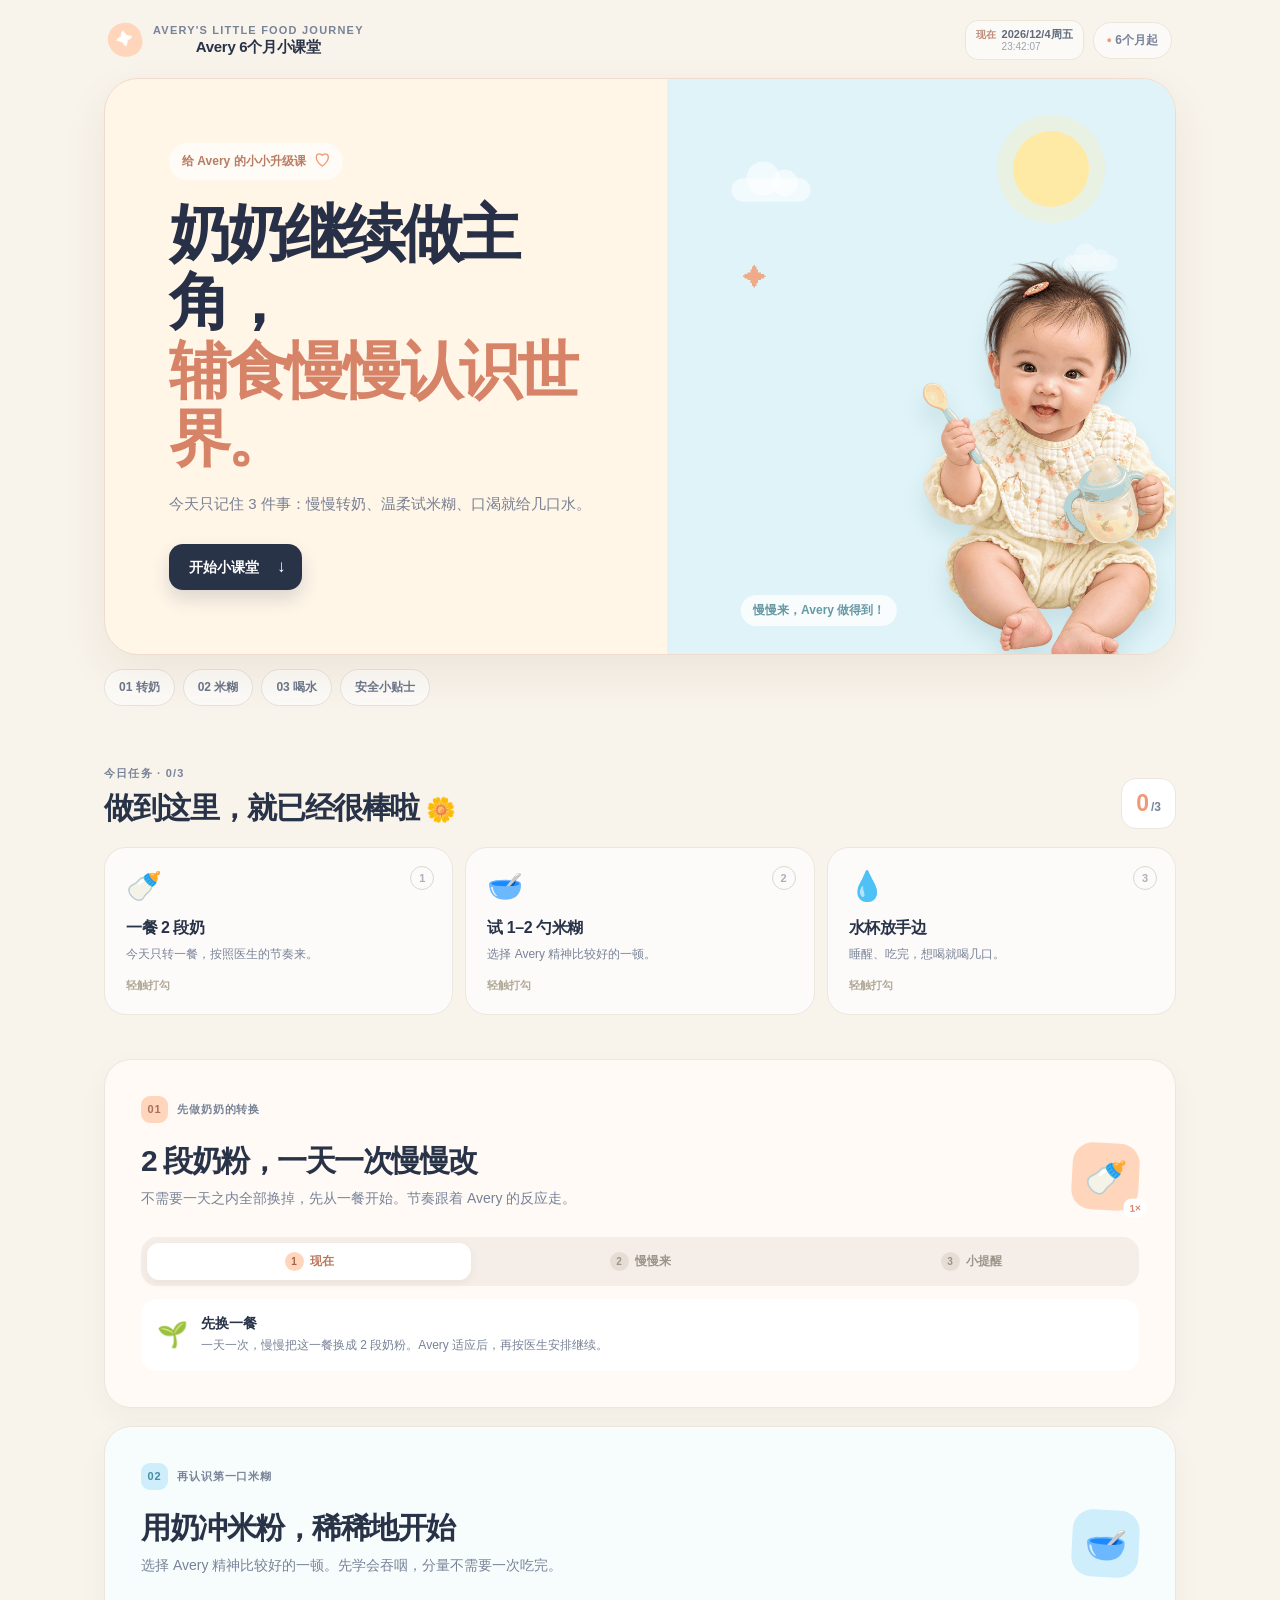
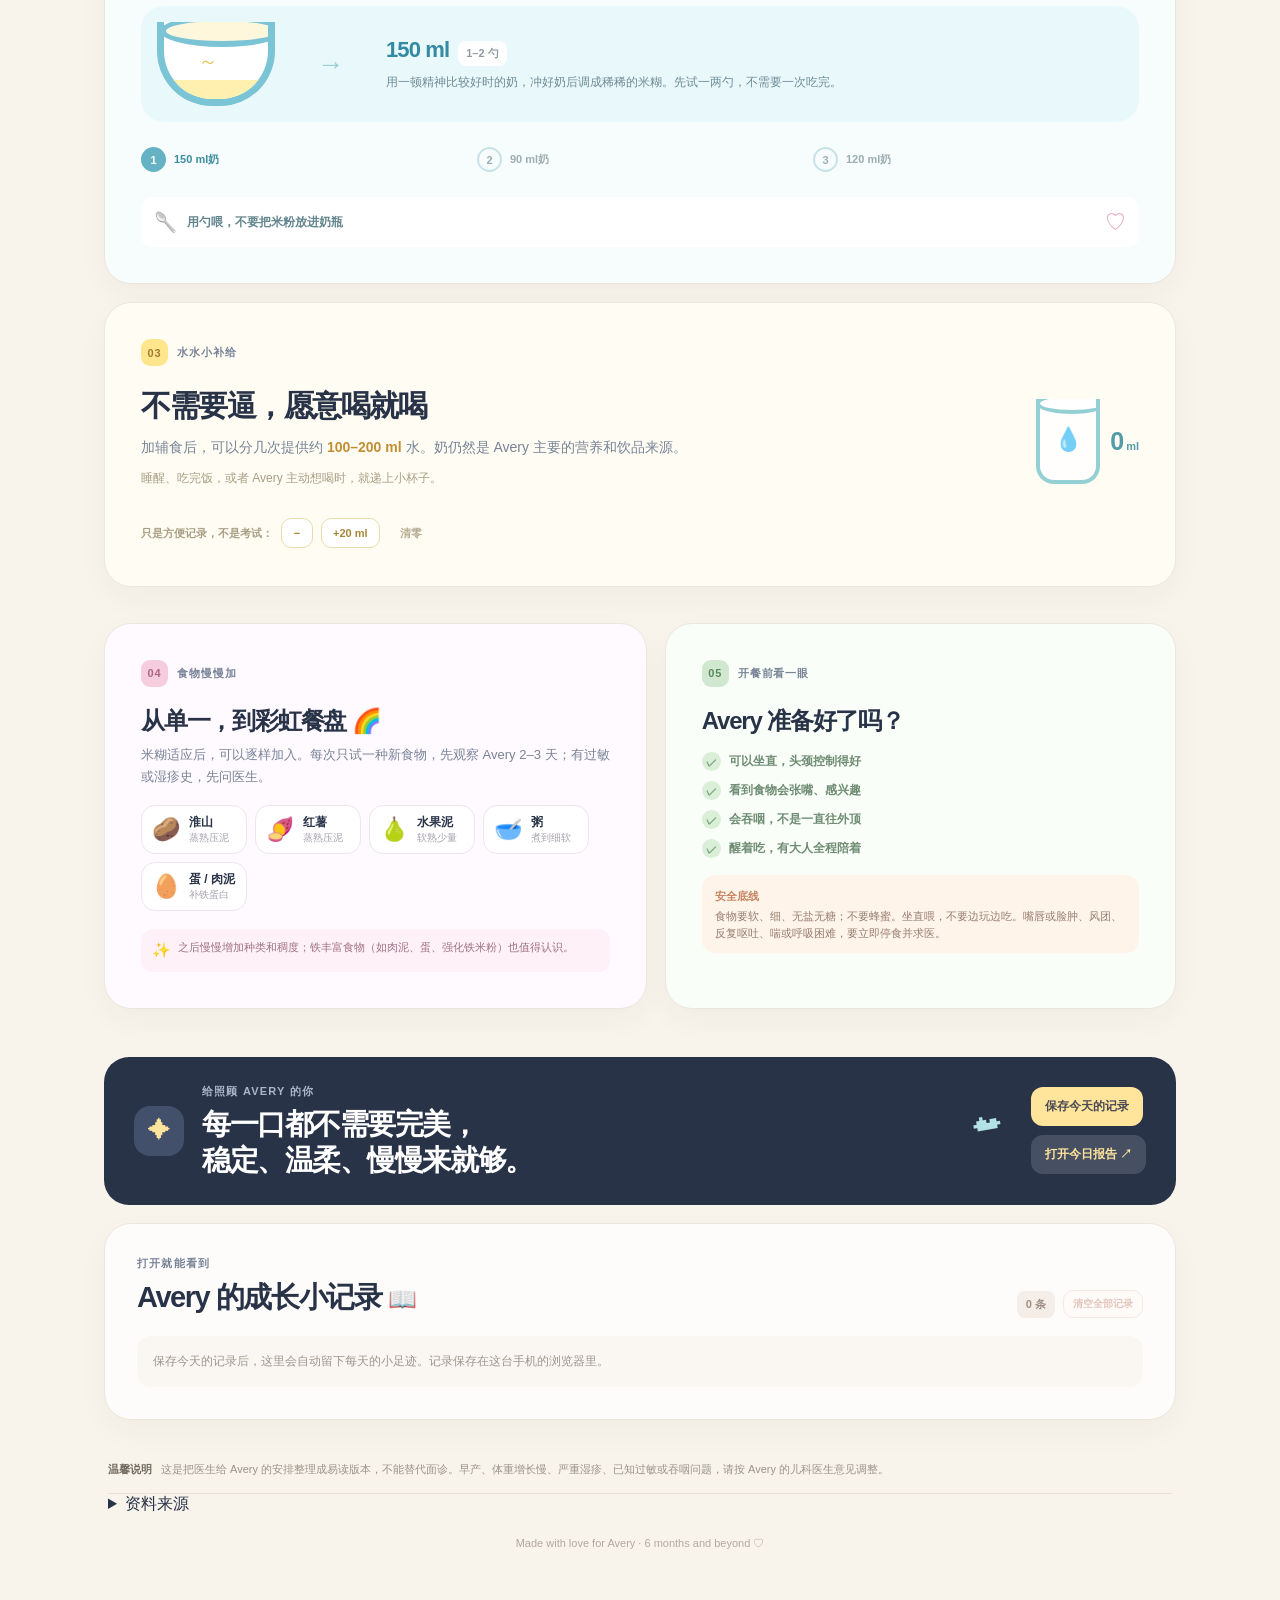
<file: index.html>
<!doctype html>
<html lang="zh-CN">
  <head>
    <meta charset="UTF-8" />
    <meta name="viewport" content="width=device-width, initial-scale=1, viewport-fit=cover" />
    <meta name="theme-color" content="#f8f3eb" />
    <meta name="description" content="Avery 6个月开始添加辅食的小课堂" />
    <title>Avery 6个月小课堂</title>
    <link rel="icon" href="./avery-baby.png" />
    <link rel="stylesheet" href="./style.css" />
    <style>
      .shared-note { display:none; margin: 0 0 16px; padding: 13px 15px; border-radius: 15px; background:#e9f8fb; color:#4e8d9b; font-size:12px; line-height:1.6; }
      .shared-note.show { display:block; }
      .record-link { color:#ffe49b; font-size:10px; line-height:1.45; word-break:break-all; }
    </style>
  </head>
  <body>
    <main class="site-shell">
      <div class="topbar">
        <div class="brand-lockup"><div class="brand-mark" aria-hidden="true">✦</div><div><p class="eyebrow">Avery's little food journey</p><p class="brand-name">Avery 6个月小课堂</p></div></div>
        <div class="topbar-tools"><div class="live-clock" aria-live="polite"><span>现在</span><strong id="live-date">正在读取日期</strong><small id="live-time">--:--:--</small></div><div class="month-pill"><span>●</span> 6个月起</div></div>
      </div>

      <div id="shared-note" class="shared-note"></div>

      <section class="hero-card" aria-labelledby="hero-title">
        <div class="hero-copy"><div class="hello-tag">给 Avery 的小小升级课 <span>♡</span></div><h1 id="hero-title">奶奶继续做主角，<br /><em>辅食慢慢认识世界。</em></h1><p class="hero-subtitle">今天只记住 3 件事：慢慢转奶、温柔试米糊、口渴就给几口水。</p><button class="primary-button" type="button" data-scroll="today">开始小课堂 <span aria-hidden="true">↓</span></button></div>
        <div class="hero-art" aria-label="抱着训练杯和小勺的可爱 Avery 图片" role="img"><div class="sun-dot"></div><div class="cloud cloud-one"></div><div class="cloud cloud-two"></div><div class="floating-spark spark-one">✦</div><div class="floating-spark spark-two">✧</div><img class="avery-baby" src="./avery-baby.png" width="1024" height="1536" alt="可爱的 Avery 图片" /><div class="art-caption">慢慢来，Avery 做得到！</div></div>
      </section>

      <nav class="quick-nav" aria-label="页面内容导航"><button type="button" data-scroll="milk">01 转奶</button><button type="button" data-scroll="rice">02 米糊</button><button type="button" data-scroll="water">03 喝水</button><button type="button" data-scroll="safety">安全小贴士</button></nav>

      <section class="today-section" id="today" aria-labelledby="today-title"><div class="section-heading"><div><p class="section-kicker">今日任务 · <span id="done-count">0</span>/3</p><h2 id="today-title">做到这里，就已经很棒啦 <span>🌼</span></h2></div><div class="progress-bubble" aria-label="今日完成进度"><strong id="done-count-big">0</strong><span>/3</span></div></div><div class="today-grid">
        <button class="task-card" type="button" data-task="0"><span class="task-check">1</span><span class="task-emoji" aria-hidden="true">🍼</span><span class="task-title">一餐 2 段奶</span><span class="task-text">今天只转一餐，按照医生的节奏来。</span><span class="task-action">轻触打勾</span></button>
        <button class="task-card" type="button" data-task="1"><span class="task-check">2</span><span class="task-emoji" aria-hidden="true">🥣</span><span class="task-title">试 1–2 勺米糊</span><span class="task-text">选择 Avery 精神比较好的一顿。</span><span class="task-action">轻触打勾</span></button>
        <button class="task-card" type="button" data-task="2"><span class="task-check">3</span><span class="task-emoji" aria-hidden="true">💧</span><span class="task-title">水杯放手边</span><span class="task-text">睡醒、吃完，想喝就喝几口。</span><span class="task-action">轻触打勾</span></button>
      </div></section>

      <section class="lesson-card milk-card" id="milk"><div class="lesson-label"><span class="number-badge">01</span>先做奶奶的转换</div><div class="lesson-intro"><div><h2>2 段奶粉，一天一次慢慢改</h2><p>不需要一天之内全部换掉，先从一餐开始。节奏跟着 Avery 的反应走。</p></div><div class="milk-cup" aria-hidden="true">🍼<span>1×</span></div></div><div class="step-tabs" role="tablist"><button type="button" class="active" data-milk="0"><span>1</span>现在</button><button type="button" data-milk="1"><span>2</span>慢慢来</button><button type="button" data-milk="2"><span>3</span>小提醒</button></div><div class="step-detail" role="tabpanel"><span class="detail-sticker" id="milk-sticker">🌱</span><div><strong id="milk-title">先换一餐</strong><p id="milk-copy">一天一次，慢慢把这一餐换成 2 段奶粉。Avery 适应后，再按医生安排继续。</p></div></div></section>

      <section class="lesson-card rice-card" id="rice"><div class="lesson-label"><span class="number-badge blue">02</span>再认识第一口米糊</div><div class="lesson-intro"><div><h2>用奶冲米粉，稀稀地开始</h2><p>选择 Avery 精神比较好的一顿。先学会吞咽，分量不需要一次吃完。</p></div><div class="bowl-icon" aria-hidden="true">🥣</div></div><div class="mix-animation" aria-live="polite"><div class="rice-bowl rice-level-0"><div class="rice-fill"></div><div class="rice-swish">～</div></div><div class="mix-arrow" aria-hidden="true">→</div><div class="mix-copy"><span class="mix-amount" id="mix-amount">150 ml</span><span class="mix-spoon" id="mix-spoon">1–2 勺</span><p id="mix-copy">用一顿精神比较好时的奶，冲好奶后调成稀稀的米糊。先试一两勺，不需要一次吃完。</p></div></div><div class="mix-dots" aria-label="米糊三个阶段"><button type="button" class="active" data-mix="0"><span>1</span><small>150 ml奶</small></button><button type="button" data-mix="1"><span>2</span><small>90 ml奶</small></button><button type="button" data-mix="2"><span>3</span><small>120 ml奶</small></button></div><div class="tip-strip"><span>🥄</span><strong>用勺喂，不要把米粉放进奶瓶</strong><span class="tip-heart">♡</span></div></section>

      <section class="lesson-card water-card" id="water"><div class="lesson-label"><span class="number-badge yellow">03</span>水水小补给</div><div class="water-layout"><div><h2>不需要逼，愿意喝就喝</h2><p>加辅食后，可以分几次提供约 <strong>100–200 ml</strong> 水。奶仍然是 Avery 主要的营养和饮品来源。</p><p class="soft-note">睡醒、吃完饭，或者 Avery 主动想喝时，就递上小杯子。</p></div><div class="water-visual" aria-label="今天记录的水量"><div class="water-cup"><div id="water-fill" class="water-fill" style="height:0%"></div><span>💧</span></div><strong><span id="water-number">0</span><small>ml</small></strong></div></div><div class="water-controls"><span>只是方便记录，不是考试：</span><button type="button" id="water-minus" aria-label="减少20毫升">−</button><button type="button" id="water-plus">+20 ml</button><button class="clear-water" type="button" id="water-clear">清零</button></div></section>

      <section class="two-column"><div class="lesson-card food-card"><div class="lesson-label"><span class="number-badge pink">04</span>食物慢慢加</div><h2>从单一，到彩虹餐盘 🌈</h2><p>米糊适应后，可以逐样加入。每次只试一种新食物，先观察 Avery 2–3 天；有过敏或湿疹史，先问医生。</p><div class="food-chips"><div class="food-chip"><span>🥔</span><strong>淮山</strong><small>蒸熟压泥</small></div><div class="food-chip"><span>🍠</span><strong>红薯</strong><small>蒸熟压泥</small></div><div class="food-chip"><span>🍐</span><strong>水果泥</strong><small>软熟少量</small></div><div class="food-chip"><span>🥣</span><strong>粥</strong><small>煮到细软</small></div><div class="food-chip"><span>🥚</span><strong>蛋 / 肉泥</strong><small>补铁蛋白</small></div></div><div class="food-callout"><span>✨</span>之后慢慢增加种类和稠度；铁丰富食物（如肉泥、蛋、强化铁米粉）也值得认识。</div></div><div class="lesson-card ready-card" id="safety"><div class="lesson-label"><span class="number-badge green">05</span>开餐前看一眼</div><h2>Avery 准备好了吗？</h2><div class="ready-list"><div><span>✓</span>可以坐直，头颈控制得好</div><div><span>✓</span>看到食物会张嘴、感兴趣</div><div><span>✓</span>会吞咽，不是一直往外顶</div><div><span>✓</span>醒着吃，有大人全程陪着</div></div><div class="danger-note"><strong>安全底线</strong><p>食物要软、细、无盐无糖；不要蜂蜜。坐直喂，不要边玩边吃。嘴唇或脸肿、风团、反复呕吐、喘或呼吸困难，要立即停食并求医。</p></div></div></section>

      <section class="closing-card"><div class="closing-star">✦</div><div class="closing-copy"><p class="section-kicker">给照顾 Avery 的你</p><h2>每一口都不需要完美，<br />稳定、温柔、慢慢来就够。</h2></div><div class="mini-cloud">☁︎</div><div class="record-panel"><button class="record-button" type="button" id="save-record">保存今天的记录</button><div id="record-result" class="record-link" aria-live="polite"></div><a class="report-button" id="report-button" href="#" target="_blank" rel="noreferrer" hidden>打开今日报告 ↗</a><button class="sms-button" type="button" id="sms-button" hidden>发给爸妈 💌</button></div></section>

      <section class="history-card" id="history"><div class="history-heading"><div><p class="section-kicker">打开就能看到</p><h2> Avery 的成长小记录 <span>📖</span></h2></div><div class="history-tools"><span class="history-count"><span id="history-count">0</span> 条</span><button class="clear-records" id="clear-records" type="button">清空全部记录</button></div></div><div id="history-list"><p class="empty-history">保存今天的记录后，这里会自动留下每天的小足迹。记录保存在这台手机的浏览器里。</p></div></section>

      <footer class="site-footer"><div class="medical-note"><strong>温馨说明</strong><span>这是把医生给 Avery 的安排整理成易读版本，不能替代面诊。早产、体重增长慢、严重湿疹、已知过敏或吞咽问题，请按 Avery 的儿科医生意见调整。</span></div><details><summary>资料来源</summary><div class="sources-list"><a href="https://www.who.int/publications/i/item/9789240081864" target="_blank" rel="noreferrer">WHO｜6–23个月辅食指南 ↗</a><a href="https://www.cdc.gov/infant-toddler-nutrition/foods-and-drinks/when-what-and-how-to-introduce-solid-foods.html" target="_blank" rel="noreferrer">CDC｜6个月开始如何添加辅食 ↗</a><a href="https://www.healthychildren.org/English/ages-stages/baby/feeding-nutrition/Pages/Starting-Solid-Foods.aspx" target="_blank" rel="noreferrer">AAP｜开始固体食物与过敏食物 ↗</a><a href="https://www.nhs.uk/baby/weaning-and-feeding/babys-first-solid-foods/" target="_blank" rel="noreferrer">NHS｜宝宝的第一批辅食 ↗</a><small>权威资料对“新食物间隔”常见建议为 3–5 天；页面保留医生说的 2–3 天节奏，具体以 Avery 的医生建议为准。</small></div></details><p class="footer-line">Made with love for Avery · 6 months and beyond ♡</p></footer>
    </main>
    <script src="./app.js?v=20260901-3"></script>
  </body>
</html>
</file>
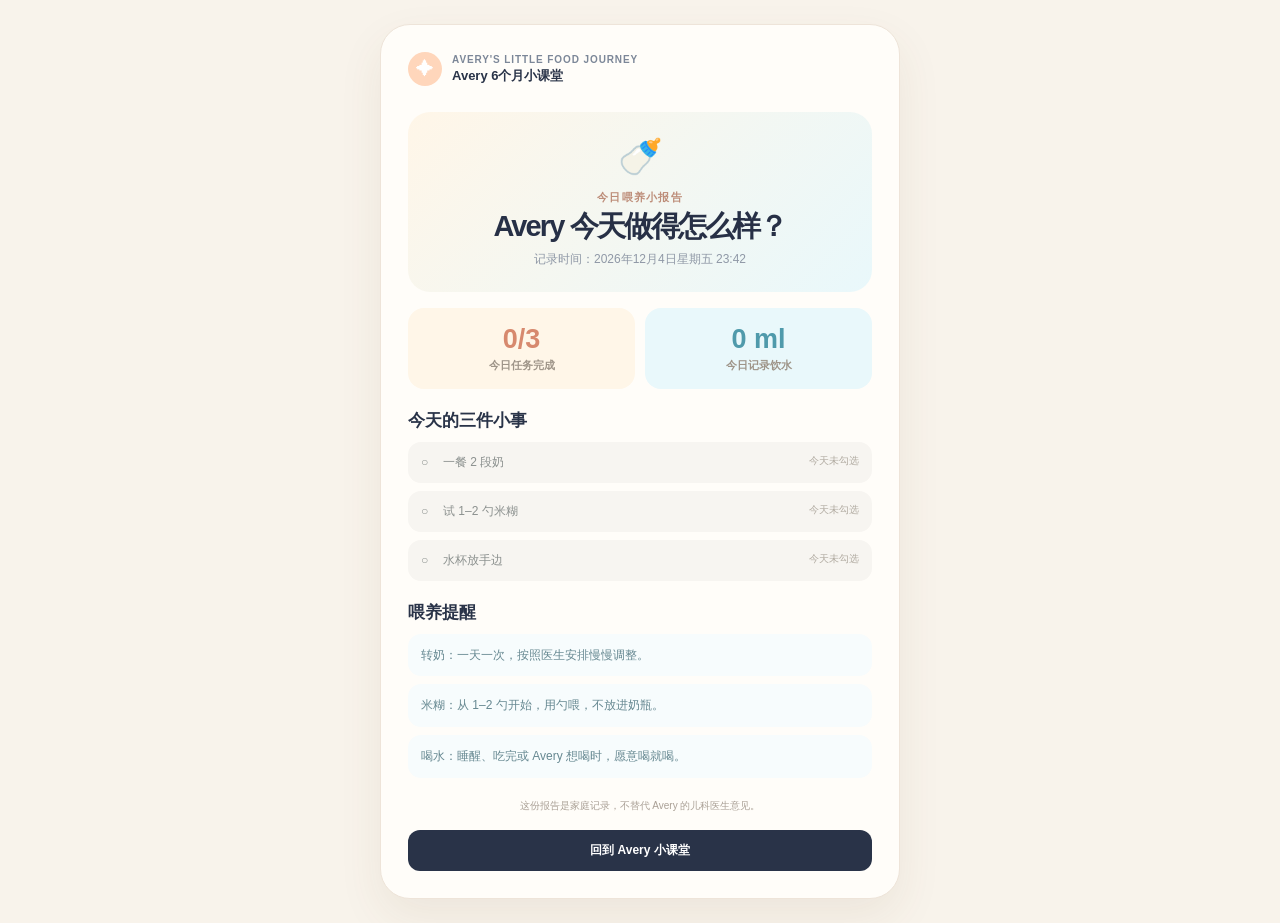
<file: report.html>
<!doctype html>
<html lang="zh-CN">
  <head>
    <meta charset="UTF-8" />
    <meta name="viewport" content="width=device-width, initial-scale=1, viewport-fit=cover" />
    <meta name="theme-color" content="#f8f3eb" />
    <title>Avery 今日喂养报告</title>
    <link rel="icon" href="./avery-baby.png" />
    <link rel="stylesheet" href="./style.css" />
  </head>
  <body>
    <main class="report-page">
      <article class="report-card">
        <div class="report-brand"><span>✦</span><div><strong>AVERY'S LITTLE FOOD JOURNEY</strong><small>Avery 6个月小课堂</small></div></div>
        <div class="report-hero"><span class="report-emoji">🍼</span><p class="section-kicker">今日喂养小报告</p><h1>Avery 今天做得怎么样？</h1><p id="report-date" class="report-date">正在读取记录时间…</p></div>
        <section class="report-summary"><div><strong id="report-done">0/3</strong><span>今日任务完成</span></div><div><strong id="report-water">0 ml</strong><span>今日记录饮水</span></div></section>
        <section class="report-section"><h2>今天的三件小事</h2><div id="report-tasks" class="report-tasks"></div></section>
        <section class="report-section"><h2>喂养提醒</h2><div class="report-tips"><p>转奶：一天一次，按照医生安排慢慢调整。</p><p>米糊：从 1–2 勺开始，用勺喂，不放进奶瓶。</p><p>喝水：睡醒、吃完或 Avery 想喝时，愿意喝就喝。</p></div></section>
        <div class="report-note">这份报告是家庭记录，不替代 Avery 的儿科医生意见。</div>
        <a class="report-home" href="./">回到 Avery 小课堂</a>
      </article>
    </main>
    <script>
      (() => {
        const params = new URLSearchParams(location.search);
        let item;
        try { item = JSON.parse(params.get('data') || params.get('report') || '{}'); } catch { item = {}; }
        const tasks = ['一餐 2 段奶', '试 1–2 勺米糊', '水杯放手边'];
        const done = Array.isArray(item.completedTasks) ? item.completedTasks : [false, false, false];
        const created = item.createdAt ? new Date(item.createdAt) : new Date();
        const date = new Intl.DateTimeFormat('zh-CN', { year: 'numeric', month: 'numeric', day: 'numeric', weekday: 'long', hour: '2-digit', minute: '2-digit' }).format(created);
        document.querySelector('#report-date').textContent = `记录时间：${date}`;
        document.querySelector('#report-done').textContent = `${done.filter(Boolean).length}/3`;
        document.querySelector('#report-water').textContent = `${Number(item.waterMl || 0)} ml`;
        document.querySelector('#report-tasks').innerHTML = tasks.map((task, index) => `<div class="${done[index] ? 'done' : ''}"><span>${done[index] ? '✓' : '○'}</span>${task}<small>${done[index] ? '已完成' : '今天未勾选'}</small></div>`).join('');
      })();
    </script>
  </body>
</html>
</file>
<file: style.css>
:root {
  --ink: #293348;
  --muted: #788397;
  --paper: #fffdf9;
  --cream: #fff6e8;
  --peach: #ffd6bb;
  --peach-dark: #f09976;
  --blue: #cdeefa;
  --yellow: #ffe68d;
  --pink: #f6cddd;
  --green: #cfe8cf;
  --line: #ebe7df;
}

* { box-sizing: border-box; }
html { scroll-behavior: smooth; }
body { margin: 0; background: #f8f3eb; color: var(--ink); font-family: "Avenir Next", "PingFang SC", "Hiragino Sans GB", "Microsoft YaHei", sans-serif; -webkit-font-smoothing: antialiased; }
button, a { font: inherit; }
button { cursor: pointer; }

.site-shell { width: min(100%, 1120px); margin: 0 auto; padding: 20px 24px 56px; }
.topbar { display: flex; align-items: center; justify-content: space-between; margin: 0 auto 18px; padding: 0 4px; }
.brand-lockup { display: flex; align-items: center; gap: 11px; }
.brand-lockup > div { text-align: center; }
.topbar-tools { display: flex; align-items: center; gap: 9px; }
.live-clock { display: grid; grid-template-columns: auto auto; column-gap: 6px; align-items: baseline; padding: 7px 10px; border: 1px solid #eee5d9; border-radius: 13px; background: rgba(255,255,255,.58); color: var(--muted); line-height: 1.15; }
.live-clock span { grid-row: 1 / 3; color: #bd8d79; font-size: 10px; font-weight: 900; }
.live-clock strong { color: #5f6b7d; font-size: 11px; font-weight: 900; }
.live-clock small { color: #9aa3af; font-size: 10px; font-variant-numeric: tabular-nums; }
.brand-mark { display: grid; place-items: center; width: 34px; height: 34px; border-radius: 50% 50% 45% 55%; background: var(--peach); color: #fff; font-size: 17px; transform: rotate(-13deg); }
.eyebrow, .section-kicker { margin: 0; color: var(--muted); font-size: 11px; font-weight: 800; letter-spacing: .11em; text-transform: uppercase; }
.brand-name { margin: 2px 0 0; font-size: 15px; font-weight: 800; letter-spacing: -.02em; }
.month-pill { padding: 9px 13px; border: 1px solid #eee5d9; border-radius: 99px; background: rgba(255,255,255,.65); color: var(--muted); font-size: 12px; font-weight: 700; }
.month-pill span { color: var(--peach-dark); font-size: 9px; vertical-align: 1px; }

.hero-card { position: relative; display: grid; grid-template-columns: 1.05fr .95fr; min-height: 410px; overflow: hidden; border: 1px solid #f0dccd; border-radius: 34px; background: var(--cream); box-shadow: 0 18px 45px rgba(104,76,44,.08); }
.hero-copy { position: relative; z-index: 2; padding: clamp(32px, 5vw, 70px); }
.hello-tag { display: inline-flex; align-items: center; gap: 8px; margin-bottom: 20px; padding: 8px 13px; border-radius: 99px; background: rgba(255,255,255,.63); color: #ba7b63; font-size: 12px; font-weight: 800; }
.hello-tag span { color: var(--peach-dark); font-size: 16px; }
h1, h2, p { margin-top: 0; }
h1 { max-width: 560px; margin-bottom: 18px; color: #273046; font-size: clamp(35px, 5vw, 62px); line-height: 1.1; letter-spacing: -.065em; }
h1 em { color: #d78367; font-style: normal; }
.hero-subtitle { max-width: 450px; margin-bottom: 27px; color: #798092; font-size: 15px; line-height: 1.75; }
.primary-button { border: 0; border-radius: 14px; background: #293348; color: white; padding: 13px 17px 13px 20px; font-size: 14px; font-weight: 800; box-shadow: 0 9px 18px rgba(41,51,72,.16); transition: transform .2s ease, box-shadow .2s ease; }
.primary-button span { display: inline-block; margin-left: 14px; font-size: 17px; transition: transform .2s ease; }
.primary-button:hover { transform: translateY(-2px); box-shadow: 0 12px 22px rgba(41,51,72,.2); }
.primary-button:hover span { transform: translateY(3px); }

.hero-art { position: relative; min-height: 410px; overflow: hidden; background: #dff3f8; }
.sun-dot { position: absolute; right: 17%; top: 52px; width: 76px; height: 76px; border-radius: 50%; background: #ffeaa5; box-shadow: 0 0 0 16px rgba(255,234,165,.27); }
.cloud { position: absolute; width: 128px; height: 38px; border-radius: 99px; background: rgba(255,255,255,.55); filter: blur(.1px); }
.cloud::before, .cloud::after { position: absolute; content: ""; border-radius: 50%; background: inherit; }
.cloud::before { left: 24px; bottom: 10px; width: 55px; height: 55px; }.cloud::after { right: 20px; bottom: 9px; width: 43px; height: 43px; }
.cloud-one { left: 8%; top: 92px; transform: scale(.62); }.cloud-two { right: 4%; top: 165px; transform: scale(.42); opacity: .7; }
.floating-spark { position: absolute; color: #efaa88; font-size: 24px; animation: floaty 4s ease-in-out infinite; }.spark-one { left: 15%; top: 185px; }.spark-two { right: 17%; top: 275px; animation-delay: -1.5s; color: #91c9d4; }
.avery-baby { position: absolute; z-index: 1; right: -12px; bottom: -20px; width: auto; height: 420px; max-width: 95%; object-fit: contain; filter: drop-shadow(0 15px 10px rgba(76,134,146,.16)); animation: baby-bob 4s ease-in-out infinite; }
.baby-cloud { position: absolute; left: 51%; top: 54%; width: 230px; height: 158px; border-radius: 49% 46% 42% 50%; background: #fffdfa; box-shadow: 0 20px 0 rgba(157,202,211,.35), 0 15px 28px rgba(67,121,136,.1); transform: translate(-50%, -50%); animation: cloud-bob 4s ease-in-out infinite; }
.cloud-face { position: absolute; left: 74px; top: 52px; color: #40506a; font-size: 25px; letter-spacing: 5px; }.cloud-arm { position: absolute; top: 90px; width: 37px; height: 12px; border-radius: 99px; background: #fffdfa; }.arm-left { left: -22px; transform: rotate(21deg); }.arm-right { right: -21px; transform: rotate(-20deg); }
.bottle-icon { position: absolute; left: 24px; top: 94px; font-size: 46px; transform: rotate(-18deg); filter: drop-shadow(0 5px 2px rgba(95,166,182,.16)); }.spoon-icon { position: absolute; right: 13px; top: 89px; font-size: 34px; transform: rotate(20deg); }.cloud-feet { position: absolute; left: 82px; bottom: -25px; display: flex; gap: 44px; }.cloud-feet i { display: block; width: 24px; height: 17px; border-radius: 0 0 99px 99px; background: #ffdbc8; }
.art-caption { position: absolute; z-index: 3; bottom: 28px; left: 30%; padding: 7px 12px; border-radius: 99px; background: rgba(255,255,255,.78); color: #6799a5; font-size: 12px; font-weight: 800; white-space: nowrap; transform: translateX(-50%); }
@keyframes cloud-bob { 0%,100% { transform: translate(-50%, -50%) rotate(-1deg); } 50% { transform: translate(-50%, calc(-50% - 8px)) rotate(1deg); } }
@keyframes baby-bob { 0%,100% { transform: translateY(0) rotate(-1deg); } 50% { transform: translateY(-7px) rotate(1deg); } }
@keyframes floaty { 0%,100% { transform: translateY(0) rotate(0); } 50% { transform: translateY(-9px) rotate(7deg); } }

.quick-nav { display: flex; gap: 8px; padding: 14px 0 10px; overflow-x: auto; scrollbar-width: none; }.quick-nav::-webkit-scrollbar { display: none; }
.quick-nav button { flex: 0 0 auto; border: 1px solid #e8e1d8; border-radius: 99px; background: rgba(255,255,255,.61); color: #6c768a; padding: 9px 14px; font-size: 12px; font-weight: 800; transition: background .2s, color .2s; }.quick-nav button:hover { background: #293348; color: #fff; }

.today-section { padding: 50px 0 26px; }.section-heading { display: flex; justify-content: space-between; align-items: flex-end; gap: 18px; margin-bottom: 18px; }.section-heading h2 { margin: 7px 0 0; font-size: clamp(22px, 3vw, 30px); letter-spacing: -.045em; }.section-heading h2 span { font-size: .8em; }
.progress-bubble { display: flex; align-items: baseline; gap: 2px; padding: 11px 14px; border-radius: 15px; background: #fff; border: 1px solid var(--line); color: var(--muted); }.progress-bubble strong { color: var(--peach-dark); font-size: 23px; }.progress-bubble span { font-size: 12px; font-weight: 800; }
.today-grid { display: grid; grid-template-columns: repeat(3, 1fr); gap: 12px; }.task-card { position: relative; min-height: 165px; padding: 21px; border: 1px solid var(--line); border-radius: 22px; background: rgba(255,255,255,.72); text-align: left; color: var(--ink); transition: transform .2s, box-shadow .2s, background .2s; }.task-card:hover { transform: translateY(-3px); box-shadow: 0 12px 25px rgba(85,72,50,.08); }.task-card.is-done { border-color: #bcd9c0; background: #f0f8ee; }.task-check { position: absolute; top: 18px; right: 18px; display: grid; place-items: center; width: 24px; height: 24px; border: 1.5px solid #d9d9d0; border-radius: 50%; color: #aab1ba; font-size: 11px; font-weight: 900; }.is-done .task-check { border-color: #80b78e; background: #80b78e; color: white; }.task-emoji { display: block; margin-bottom: 15px; font-size: 29px; }.task-title { display: block; margin-bottom: 6px; font-size: 16px; font-weight: 900; letter-spacing: -.03em; }.task-text { display: block; max-width: 220px; color: var(--muted); font-size: 12px; line-height: 1.55; }.task-action { display: block; margin-top: 14px; color: #b0a897; font-size: 11px; font-weight: 800; }.is-done .task-action { color: #6da477; }

.lesson-card { scroll-margin-top: 16px; margin-top: 18px; padding: clamp(23px, 4vw, 36px); border: 1px solid var(--line); border-radius: 27px; background: rgba(255,255,255,.78); box-shadow: 0 11px 30px rgba(85,72,50,.04); }.milk-card { background: #fffaf6; }.rice-card { background: #f7fcfd; }.water-card { background: #fffdf3; }.lesson-label { display: flex; align-items: center; gap: 9px; margin-bottom: 20px; color: var(--muted); font-size: 11px; font-weight: 900; letter-spacing: .08em; text-transform: uppercase; }.number-badge { display: grid; place-items: center; width: 27px; height: 27px; border-radius: 9px; background: var(--peach); color: #aa6e5a; font-size: 11px; }.number-badge.blue { background: var(--blue); color: #478da4; }.number-badge.yellow { background: var(--yellow); color: #a17b2f; }.number-badge.pink { background: var(--pink); color: #ad6685; }.number-badge.green { background: var(--green); color: #5a8a5e; }
.lesson-intro { display: flex; align-items: flex-start; justify-content: space-between; gap: 20px; }.lesson-intro h2, .lesson-card > h2 { margin-bottom: 8px; font-size: clamp(22px, 3vw, 30px); line-height: 1.2; letter-spacing: -.05em; }.lesson-intro p, .lesson-card > p { max-width: 640px; margin-bottom: 0; color: var(--muted); font-size: 14px; line-height: 1.7; }.milk-cup, .bowl-icon { position: relative; display: grid; place-items: center; min-width: 67px; height: 67px; border-radius: 20px; background: var(--peach); font-size: 34px; transform: rotate(3deg); }.milk-cup span { position: absolute; right: -9px; bottom: -6px; padding: 4px 6px; border-radius: 8px; background: #fff; color: #d9876d; font-size: 10px; font-weight: 900; transform: rotate(-7deg); }.bowl-icon { background: var(--blue); }
.step-tabs { display: grid; grid-template-columns: repeat(3, 1fr); gap: 7px; margin-top: 26px; padding: 6px; border-radius: 16px; background: #f5eee8; }.step-tabs button { border: 0; border-radius: 12px; background: transparent; color: #9b958b; padding: 9px 8px; font-size: 12px; font-weight: 800; }.step-tabs button span { display: inline-grid; place-items: center; width: 19px; height: 19px; margin-right: 6px; border-radius: 50%; background: #e6ded5; font-size: 10px; }.step-tabs button.active { background: #fff; color: #bd795e; box-shadow: 0 3px 9px rgba(115,76,50,.08); }.step-tabs button.active span { background: var(--peach); color: #a7624b; }.step-detail { display: flex; align-items: center; gap: 13px; min-height: 72px; margin-top: 13px; padding: 14px 16px; border-radius: 16px; background: #fff; }.detail-sticker { font-size: 25px; }.step-detail strong { font-size: 14px; }.step-detail p { margin: 3px 0 0; color: var(--muted); font-size: 12px; line-height: 1.55; }

.mix-animation { display: flex; align-items: center; gap: clamp(16px, 5vw, 42px); margin: 29px 0 20px; padding: 16px; border-radius: 23px; background: #e9f8fb; }.rice-bowl { position: relative; flex: 0 0 118px; width: 118px; height: 84px; overflow: hidden; border: 7px solid #7ac4d5; border-top: 0; border-radius: 0 0 55px 55px; background: #fff; box-shadow: inset 0 11px 0 rgba(255,255,255,.65); }.rice-bowl::before { position: absolute; top: -7px; left: -4px; width: 112px; height: 20px; content: ""; border: 6px solid #7ac4d5; border-radius: 50%; background: #fff7dc; z-index: 2; }.rice-fill { position: absolute; right: 0; bottom: 0; left: 0; height: 25%; background: #fff0af; transition: height .45s cubic-bezier(.22,1,.36,1); }.rice-level-1 .rice-fill { height: 48%; }.rice-level-2 .rice-fill { height: 72%; }.rice-swish { position: absolute; bottom: 24px; left: 34px; color: #e2c665; font-size: 20px; z-index: 3; }.mix-arrow { color: #9bcbd4; font-size: 27px; }.mix-copy { flex: 1; }.mix-amount { display: inline-block; color: #348aa0; font-size: 22px; font-weight: 900; letter-spacing: -.04em; }.mix-spoon { display: inline-block; margin-left: 9px; padding: 5px 8px; border-radius: 8px; background: #fff; color: #8d9da4; font-size: 11px; font-weight: 800; }.mix-copy p { max-width: 540px; margin: 7px 0 0; color: #6e8c95; font-size: 12px; line-height: 1.6; }.mix-dots { display: grid; grid-template-columns: repeat(3, 1fr); gap: 10px; }.mix-dots button { display: flex; align-items: center; gap: 8px; border: 0; background: transparent; color: #9caeb2; padding: 5px 0; text-align: left; }.mix-dots button span { display: grid; place-items: center; width: 25px; height: 25px; border: 2px solid #c8e3e8; border-radius: 50%; font-size: 11px; font-weight: 900; }.mix-dots button small { font-size: 11px; font-weight: 800; }.mix-dots button.active { color: #3c8da1; }.mix-dots button.active span { border-color: #64b2c4; background: #64b2c4; color: #fff; }.tip-strip { display: flex; align-items: center; gap: 9px; margin-top: 20px; padding: 11px 13px; border-radius: 12px; background: #fff; color: #63858d; font-size: 12px; }.tip-strip > span:first-child { font-size: 19px; }.tip-heart { margin-left: auto; color: #e4a0b4; font-size: 21px; }

.water-layout { display: flex; align-items: center; justify-content: space-between; gap: 24px; }.water-layout > div:first-child { max-width: 670px; }.water-layout h2 { margin-bottom: 9px; font-size: clamp(22px, 3vw, 30px); letter-spacing: -.05em; }.water-layout p { margin-bottom: 8px; color: var(--muted); font-size: 14px; line-height: 1.7; }.water-layout p strong { color: #c18e34; }.soft-note { color: #a69d84 !important; font-size: 12px !important; }.water-visual { position: relative; display: flex; align-items: center; gap: 10px; }.water-visual > strong { color: #529ca9; font-size: 25px; }.water-visual small { margin-left: 2px; font-size: 11px; }.water-cup { position: relative; display: grid; place-items: center; width: 64px; height: 85px; overflow: hidden; border: 4px solid #94d0d3; border-top: 0; border-radius: 0 0 18px 18px; background: rgba(255,255,255,.82); }.water-cup::before { position: absolute; left: -4px; top: -6px; width: 64px; height: 13px; border: 4px solid #94d0d3; border-radius: 50%; content: ""; background: #fff; }.water-fill { position: absolute; right: 0; bottom: 0; left: 0; background: #bce8ed; transition: height .3s ease; }.water-cup span { position: relative; z-index: 2; font-size: 23px; opacity: .78; }.water-controls { display: flex; align-items: center; flex-wrap: wrap; gap: 8px; margin-top: 20px; color: #a89e83; font-size: 11px; font-weight: 700; }.water-controls button { border: 1px solid #e8dcae; border-radius: 10px; background: #fff; color: #a78639; padding: 8px 11px; font-weight: 900; }.water-controls button:first-of-type { width: 32px; padding: 8px 0; }.water-controls .clear-water { border-color: transparent; background: transparent; color: #b8ad92; font-weight: 700; }

.two-column { display: grid; grid-template-columns: 1.03fr .97fr; gap: 18px; margin-top: 18px; }.food-card { background: #fffaff; }.ready-card { background: #f9fff8; }.food-card h2, .ready-card h2 { margin-bottom: 9px; font-size: 24px; letter-spacing: -.05em; }.food-card > p { max-width: 500px; margin-bottom: 18px; color: var(--muted); font-size: 13px; line-height: 1.65; }.food-chips { display: flex; flex-wrap: wrap; gap: 8px; }.food-chip { display: grid; grid-template-columns: auto 1fr; grid-template-rows: auto auto; column-gap: 8px; min-width: 106px; padding: 8px 10px; border: 1px solid #eee5ee; border-radius: 14px; background: #fff; }.food-chip > span { grid-row: 1 / 3; align-self: center; font-size: 23px; }.food-chip strong { align-self: end; font-size: 12px; }.food-chip small { color: #a7a1ae; font-size: 10px; }.food-callout { display: flex; gap: 7px; margin-top: 18px; padding: 10px 11px; border-radius: 12px; background: #fff1f7; color: #9e7285; font-size: 11px; line-height: 1.5; }.food-callout span { font-size: 15px; }.ready-list { display: grid; gap: 10px; margin: 17px 0; }.ready-list div { display: flex; align-items: center; gap: 8px; color: #6f8c73; font-size: 12px; font-weight: 700; }.ready-list span { display: grid; place-items: center; width: 19px; height: 19px; border-radius: 50%; background: #dbeed8; color: #72a379; font-size: 11px; }.danger-note { padding: 11px 13px; border-radius: 13px; background: #fff4e9; }.danger-note strong { color: #c58461; font-size: 11px; }.danger-note p { margin: 4px 0 0; color: #967d72; font-size: 11px; line-height: 1.55; }

.closing-card { display: flex; align-items: center; gap: 18px; margin-top: 48px; padding: 27px 30px; overflow: hidden; border-radius: 25px; background: #293348; color: #fff; }.closing-star { display: grid; place-items: center; width: 50px; height: 50px; border-radius: 16px; background: #43506b; color: #ffe49b; font-size: 23px; }.closing-card .section-kicker { color: #aab4ca; }.closing-card h2 { margin: 7px 0 0; font-size: clamp(20px, 3vw, 29px); line-height: 1.25; letter-spacing: -.05em; }.mini-cloud { margin-left: auto; color: #b3e1e4; font-size: 54px; transform: rotate(-10deg); }.record-panel { flex: 0 0 auto; margin-left: 12px; }.record-button, .report-button { display: inline-block; border: 0; border-radius: 12px; background: #ffe49b; color: #4a4b55; padding: 11px 14px; font-size: 12px; font-weight: 900; text-decoration: none; }.record-button:disabled { opacity: .65; cursor: wait; }.report-button { margin-top: 9px; background: rgba(255,255,255,.14); color: #ffe49b; }.record-link-row { display: flex; align-items: center; gap: 8px; margin-top: 8px; color: #afbdd4; font-size: 10px; }.record-link-row button { border: 0; background: transparent; color: #ffe49b; padding: 0; font-size: 10px; font-weight: 900; text-decoration: underline; }.sms-button { margin-top: 10px; border: 1px solid rgba(255,228,155,.4); border-radius: 10px; background: transparent; color: #ffe49b; padding: 8px 10px; font-size: 11px; font-weight: 900; }.record-error { margin: 8px 0 0; color: #f2b39f; font-size: 10px; }
.site-footer { padding: 26px 4px 0; }.medical-note { display: flex; gap: 9px; padding: 14px 0; border-bottom: 1px solid #e8e1d8; color: #9b9388; font-size: 11px; line-height: 1.65; }.medical-note strong { flex: 0 0 auto; color: #736a5e; }.sources-toggle { display: flex; justify-content: space-between; width: 100%; border: 0; border-bottom: 1px solid #e8e1d8; background: transparent; color: #81796e; padding: 14px 0; text-align: left; font-size: 12px; font-weight: 800; }.sources-toggle span { color: #bd9871; font-size: 17px; }.sources-list { display: grid; gap: 8px; padding: 14px 0; }.sources-list a { color: #648e9b; font-size: 11px; text-decoration: none; }.sources-list a:hover { text-decoration: underline; }.sources-list small { color: #aa9f91; font-size: 10px; line-height: 1.6; }.footer-line { margin: 21px 0 0; color: #b3aa9f; font-size: 11px; text-align: center; }
.record-page { display: grid; place-items: center; min-height: 100svh; padding: 24px; background: #f8f3eb; }.record-view-card { width: min(100%, 460px); padding: 34px 26px 28px; border: 1px solid #eee4d9; border-radius: 28px; background: #fffdf9; box-shadow: 0 18px 45px rgba(104,76,44,.08); text-align: center; }.record-view-brand { margin-bottom: 27px; color: #9a8e82; font-size: 12px; font-weight: 800; }.record-big-emoji { display: block; margin-bottom: 15px; font-size: 48px; }.record-view-kicker { margin-bottom: 7px; color: #bd8d79; font-size: 11px; font-weight: 900; letter-spacing: .08em; text-transform: uppercase; }.record-view-card h1 { max-width: none; margin: 0 0 24px; color: #293348; font-size: 25px; letter-spacing: -.05em; }.record-view-card > p { color: #8992a2; font-size: 13px; line-height: 1.6; }.record-summary { display: grid; grid-template-columns: 1fr 1fr; gap: 10px; margin-bottom: 17px; }.record-summary div { padding: 15px 9px; border-radius: 16px; background: #fff6e8; }.record-summary div + div { background: #e9f8fb; }.record-summary strong { display: block; color: #d7896e; font-size: 28px; letter-spacing: -.05em; }.record-summary div + div strong { color: #4f9aab; }.record-summary small { margin-left: 2px; font-size: 12px; }.record-summary span { display: block; margin-top: 3px; color: #9e9488; font-size: 10px; font-weight: 800; }.record-view-tasks { display: grid; gap: 9px; margin-bottom: 22px; text-align: left; }.record-view-tasks div { padding: 10px 12px; border-radius: 11px; background: #f7f5f1; color: #a4a09a; font-size: 12px; }.record-view-tasks div.done { background: #f1f8ef; color: #6d9874; }.record-view-tasks span { display: inline-block; width: 22px; font-weight: 900; }.record-home-link { display: inline-block; border-radius: 12px; background: #293348; color: white; padding: 11px 16px; font-size: 12px; font-weight: 900; text-decoration: none; }
.history-card { margin-top: 18px; padding: clamp(22px, 4vw, 32px); border: 1px solid var(--line); border-radius: 27px; background: rgba(255,255,255,.78); box-shadow: 0 11px 30px rgba(85,72,50,.04); }.history-heading { display: flex; align-items: flex-end; justify-content: space-between; gap: 16px; margin-bottom: 18px; }.history-heading h2 { margin: 7px 0 0; font-size: clamp(22px, 3vw, 29px); letter-spacing: -.05em; }.history-heading h2 span { font-size: .8em; }.history-tools { display: flex; align-items: center; gap: 8px; }.history-count { padding: 6px 9px; border-radius: 8px; background: #f5eee8; color: #a18f82; font-size: 11px; font-weight: 900; }.clear-records { border: 1px solid #f0d1c6; border-radius: 10px; background: #fff8f5; color: #c48772; padding: 6px 9px; font-size: 10px; font-weight: 900; }.clear-records:disabled { opacity: .45; cursor: not-allowed; }.empty-history { margin: 0; padding: 16px; border-radius: 14px; background: #faf7f2; color: #9d968d; font-size: 12px; line-height: 1.6; }.history-list { display: grid; gap: 8px; }.history-row { display: grid; grid-template-columns: 55px minmax(100px,1fr) 74px auto; align-items: center; gap: 10px; padding: 11px 12px; border-radius: 14px; background: #faf9f6; }.history-date strong { display: block; color: #5f6b7d; font-size: 13px; }.history-date small { display: block; margin-top: 2px; color: #aca69d; font-size: 10px; }.history-bar { overflow: hidden; }.history-bar > span { display: block; height: 7px; min-width: 18%; border-radius: 99px; background: #f6c7ae; }.history-bar small { display: block; margin-top: 4px; color: #aaa39a; font-size: 10px; }.history-water { color: #6fa1ab; font-size: 11px; font-weight: 800; }.history-row a { color: #bd8d79; font-size: 11px; font-weight: 900; text-decoration: none; }

.report-page { display: grid; place-items: center; min-height: 100svh; padding: 24px; background: #f8f3eb; }.report-card { width: min(100%, 520px); padding: 27px; border: 1px solid #eee4d9; border-radius: 30px; background: #fffdf9; box-shadow: 0 18px 45px rgba(104,76,44,.08); }.report-brand { display: flex; align-items: center; gap: 10px; margin-bottom: 26px; color: #7c8798; }.report-brand > span { display: grid; place-items: center; width: 34px; height: 34px; border-radius: 50%; background: var(--peach); color: #fff; font-size: 18px; }.report-brand strong, .report-brand small { display: block; }.report-brand strong { font-size: 10px; letter-spacing: .09em; }.report-brand small { margin-top: 2px; color: var(--ink); font-size: 13px; font-weight: 900; }.report-hero { padding: 24px 20px; border-radius: 22px; background: linear-gradient(135deg, #fff6e8, #e9f8fb); text-align: center; }.report-emoji { display: block; margin-bottom: 12px; font-size: 36px; }.report-hero .section-kicker { color: #bd8d79; }.report-hero h1 { max-width: none; margin: 6px 0 8px; font-size: 29px; }.report-date { margin: 0; color: #8f98a6; font-size: 12px; }.report-summary { display: grid; grid-template-columns: 1fr 1fr; gap: 10px; margin: 16px 0; }.report-summary div { padding: 16px; border-radius: 16px; background: #fff6e8; text-align: center; }.report-summary div + div { background: #e9f8fb; }.report-summary strong { display: block; color: #d7896e; font-size: 27px; }.report-summary div + div strong { color: #4f9aab; }.report-summary span { color: #9e9488; font-size: 11px; font-weight: 800; }.report-section { margin-top: 20px; }.report-section h2 { margin-bottom: 10px; font-size: 17px; }.report-tasks, .report-tips { display: grid; gap: 8px; }.report-tasks div, .report-tips p { margin: 0; padding: 12px 13px; border-radius: 13px; background: #f7f5f1; color: #8c918f; font-size: 12px; }.report-tasks div.done { background: #f1f8ef; color: #6d9874; }.report-tasks span { display: inline-block; width: 22px; font-weight: 900; }.report-tasks small { float: right; color: #b0aaa0; font-size: 10px; }.report-tips p { background: #f7fcfd; color: #668891; line-height: 1.55; }.report-note { margin: 20px 0 16px; color: #aaa096; font-size: 10px; line-height: 1.6; text-align: center; }.report-home { display: block; border-radius: 12px; background: #293348; color: #fff; padding: 12px; font-size: 12px; font-weight: 900; text-align: center; text-decoration: none; }

@media (max-width: 760px) {
  .site-shell { padding: 14px 14px 40px; }
  .topbar { margin-bottom: 13px; }.brand-name { font-size: 14px; }.eyebrow { font-size: 9px; }.topbar-tools { gap: 5px; }.live-clock { column-gap: 4px; padding: 6px 7px; }.live-clock span { font-size: 9px; }.live-clock strong { font-size: 9px; }.live-clock small { font-size: 9px; }.month-pill { padding: 7px 10px; font-size: 11px; }
  .hero-card { grid-template-columns: 1fr; min-height: 0; border-radius: 27px; }.hero-copy { padding: 28px 23px 25px; }.hello-tag { margin-bottom: 16px; font-size: 11px; }.hero-subtitle { margin-bottom: 21px; font-size: 13px; }.hero-art { min-height: 300px; }.sun-dot { top: 30px; right: 18%; width: 54px; height: 54px; }.avery-baby { right: 50%; bottom: -22px; height: 325px; max-width: none; transform: translateX(50%); animation-name: baby-bob-mobile; }.art-caption { left: 50%; z-index: 3; bottom: 14px; font-size: 10px; }
  @keyframes baby-bob-mobile { 0%,100% { transform: translateX(50%) translateY(0) rotate(-1deg); } 50% { transform: translateX(50%) translateY(-6px) rotate(1deg); } }
  @keyframes cloud-bob-mobile { 0%,100% { transform: translate(-50%, -50%) scale(.8) rotate(-1deg); } 50% { transform: translate(-50%, calc(-50% - 6px)) scale(.8) rotate(1deg); } }
  .quick-nav { padding-top: 11px; }.today-section { padding-top: 34px; }.today-grid { grid-template-columns: 1fr; gap: 9px; }.task-card { min-height: 0; padding: 16px 18px 16px 62px; }.task-emoji { position: absolute; left: 19px; top: 20px; font-size: 25px; }.task-title { font-size: 15px; }.task-action { margin-top: 9px; }.task-check { top: 15px; right: 15px; }
  .lesson-card { padding: 22px 18px; border-radius: 22px; }.lesson-intro h2, .lesson-card > h2 { font-size: 22px; }.lesson-intro p, .lesson-card > p { font-size: 13px; }.milk-cup, .bowl-icon { min-width: 55px; width: 55px; height: 55px; border-radius: 16px; font-size: 28px; }.step-tabs button { padding: 9px 2px; font-size: 10px; }.step-tabs button span { margin-right: 3px; }.step-detail { align-items: flex-start; }.mix-animation { gap: 11px; padding: 12px; }.rice-bowl { flex-basis: 89px; width: 89px; height: 68px; border-width: 5px; }.rice-bowl::before { width: 85px; border-width: 5px; }.rice-swish { bottom: 16px; left: 25px; }.mix-arrow { font-size: 19px; }.mix-amount { font-size: 18px; }.mix-spoon { display: block; width: fit-content; margin: 5px 0 0; }.mix-copy p { font-size: 11px; }.mix-dots button { gap: 5px; }.mix-dots button small { font-size: 10px; }.tip-strip { align-items: flex-start; font-size: 11px; }.water-layout { align-items: flex-start; }.water-layout h2 { font-size: 22px; }.water-visual { flex-direction: column; gap: 2px; }.water-cup { width: 51px; height: 74px; }.water-cup::before { width: 51px; }.water-visual > strong { font-size: 18px; }.two-column { grid-template-columns: 1fr; gap: 0; }.two-column .lesson-card + .lesson-card { margin-top: 18px; }.food-card h2, .ready-card h2 { font-size: 22px; }.food-chip { min-width: 94px; }.history-tools { flex-wrap: wrap; justify-content: flex-end; }.history-row { grid-template-columns: 50px minmax(80px, 1fr) auto; gap: 8px; }.history-water { grid-column: 2; }.history-row a { grid-column: 3; grid-row: 1 / 3; }.closing-card { align-items: flex-start; flex-wrap: wrap; margin-top: 35px; padding: 23px 18px; }.closing-star { width: 40px; height: 40px; border-radius: 13px; font-size: 18px; }.closing-card h2 { font-size: 21px; }.mini-cloud { align-self: center; font-size: 36px; }.record-panel { flex-basis: 100%; margin: 4px 0 0 58px; }.report-card { padding: 20px 16px; border-radius: 24px; }.report-hero h1 { font-size: 25px; }.medical-note { flex-direction: column; gap: 4px; }
}

@media (prefers-reduced-motion: reduce) { *, *::before, *::after { scroll-behavior: auto !important; animation-duration: .01ms !important; animation-iteration-count: 1 !important; transition-duration: .01ms !important; } }
</file>
